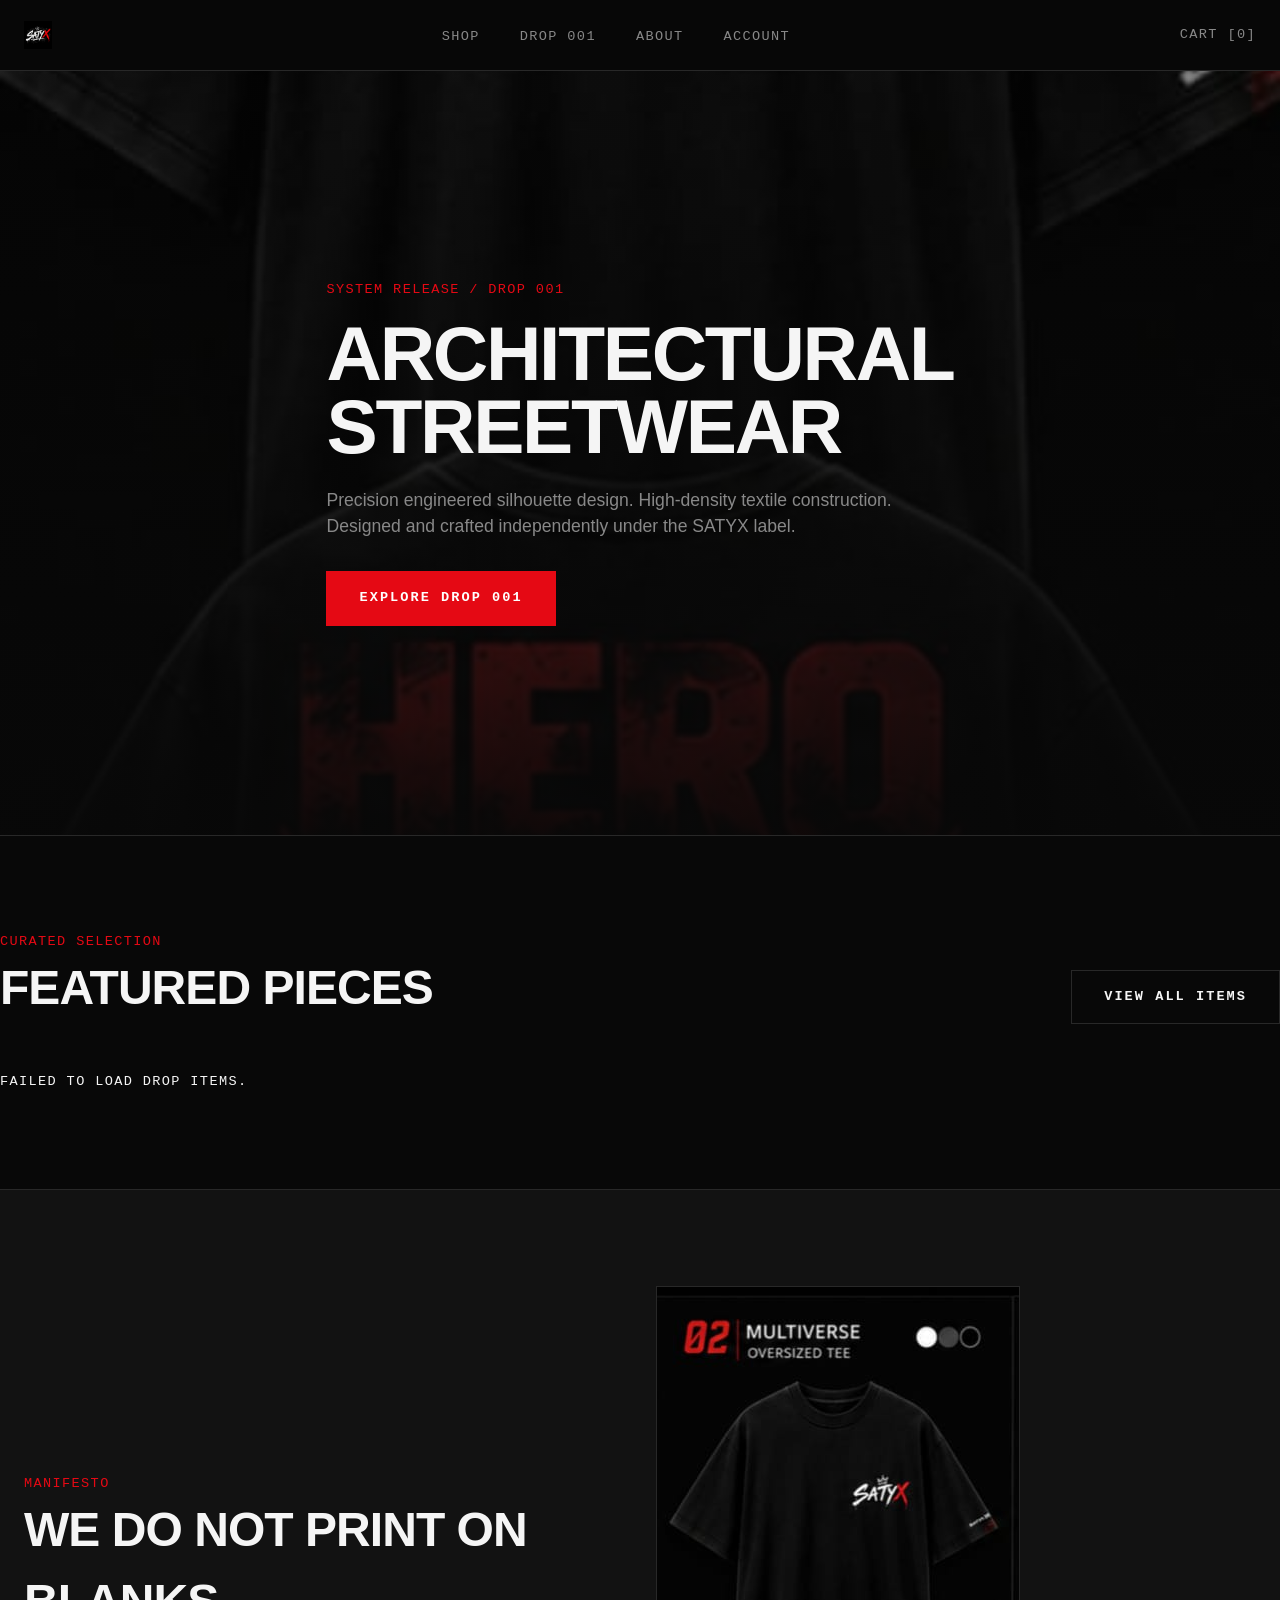
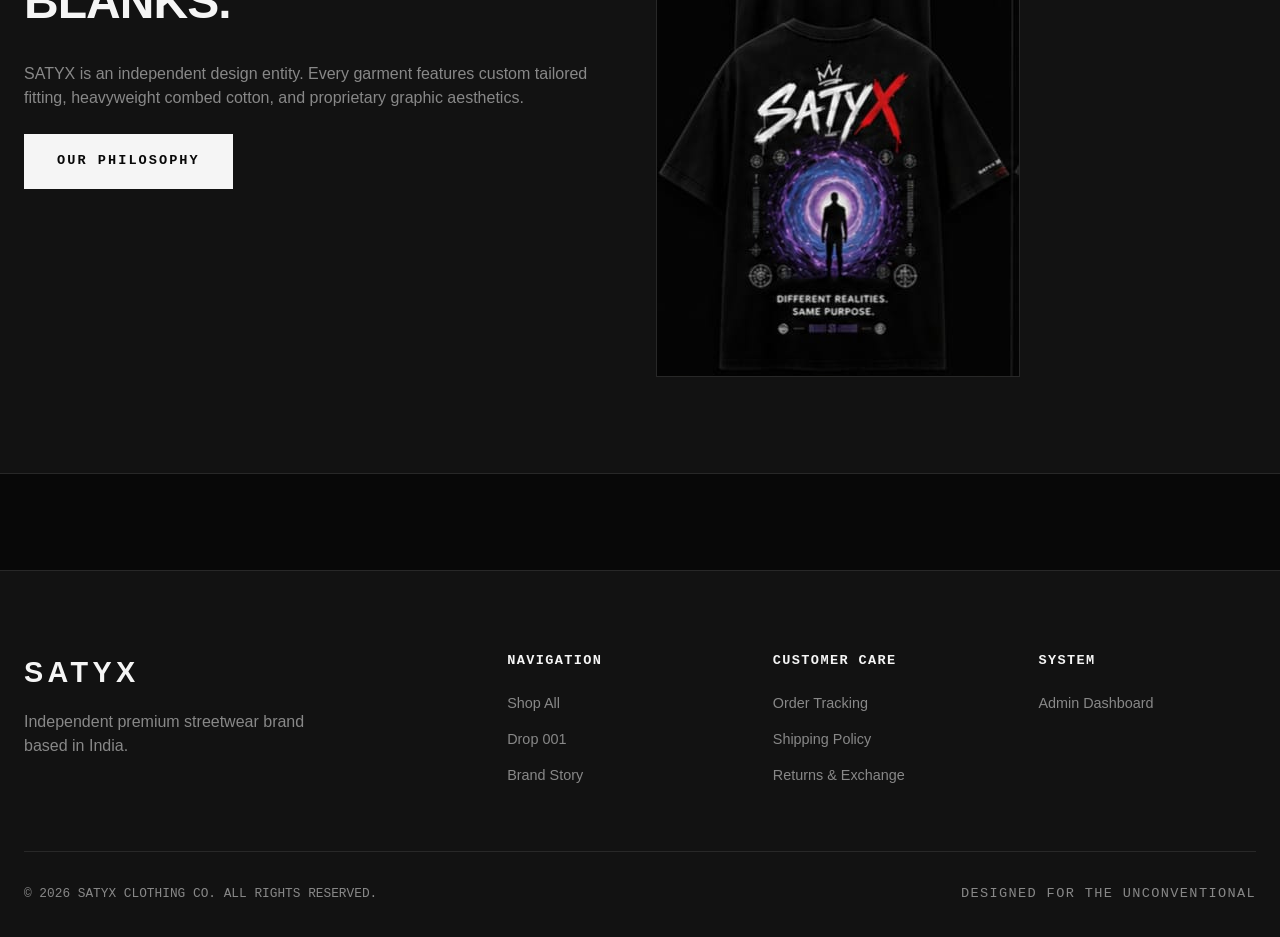
<file: index.html>
<!DOCTYPE html>
<html lang="en">
<head>
  <meta charset="UTF-8">
  <meta name="viewport" content="width=device-width, initial-scale=1.0">
  <title>SATYX | Independent Premium Streetwear</title>
  <link rel="stylesheet" href="style.css">
</head>
<body>

  <header class="header">
    <div class="container nav-container">
      <a href="index.html" class="nav-brand">
        <img src="satyx-logo.png" alt="SATYX" class="brand-logo-img" onerror="this.style.display='none'; this.nextElementSibling.style.display='block';">
        <span class="brand-logo-text" style="display:none;">SATYX</span>
      </a>
      <ul class="nav-links" id="nav-links">
        <li><a href="shop.html" class="nav-link">SHOP</a></li>
        <li><a href="drop-001.html" class="nav-link">DROP 001</a></li>
        <li><a href="about.html" class="nav-link">ABOUT</a></li>
        <li><a href="account.html" class="nav-link">ACCOUNT</a></li>
      </ul>
      <div class="nav-actions">
        <a href="cart.html" class="cart-icon-wrapper nav-link">
          CART [<span id="cart-badge-count">0</span>]
        </a>
        <div class="menu-toggle" id="menu-toggle">
          <span></span><span></span>
        </div>
      </div>
    </div>
  </header>

  <main>
    <section class="hero">
      <div class="container hero-content">
        <p class="hero-subtitle text-mono">SYSTEM RELEASE / DROP 001</p>
        <h1 class="heading-xl hero-title">ARCHITECTURAL<br>STREETWEAR</h1>
        <p class="hero-description">Precision engineered silhouette design. High-density textile construction. Designed and crafted independently under the SATYX label.</p>
        <a href="drop-001.html" class="btn btn-accent">EXPLORE DROP 001</a>
      </div>
    </section>

    <section class="section-spacing container">
      <div style="display:flex; justify-content:space-between; align-items:flex-end; margin-bottom: 3rem;">
        <div>
          <p class="text-mono" style="color:var(--accent-red)">CURATED SELECTION</p>
          <h2 class="heading-lg">FEATURED PIECES</h2>
        </div>
        <a href="shop.html" class="btn btn-outline">VIEW ALL ITEMS</a>
      </div>
      <div class="grid-3" id="featured-products-grid">
        <!-- Injected Dynamically -->
      </div>
    </section>

    <section class="section-spacing" style="background-color: var(--bg-surface); border-top:1px solid var(--bg-border); border-bottom:1px solid var(--bg-border);">
      <div class="container grid-2" style="align-items:center;">
        <div>
          <p class="text-mono" style="color:var(--accent-red);">MANIFESTO</p>
          <h2 class="heading-lg" style="margin-bottom:1.5rem;">WE DO NOT PRINT ON BLANKS.</h2>
          <p style="color:var(--text-muted); margin-bottom:1.5rem;">SATYX is an independent design entity. Every garment features custom tailored fitting, heavyweight combed cotton, and proprietary graphic aesthetics.</p>
          <a href="about.html" class="btn btn-primary">OUR PHILOSOPHY</a>
        </div>
        <div>
          <img src="multiverse.jpg" alt="SATYX Design Studio" style="border:1px solid var(--bg-border);">
        </div>
      </div>
    </section>
  </main>

  <footer class="footer">
    <div class="container">
      <div class="footer-grid">
        <div class="footer-brand">
          <span class="brand-logo-text">SATYX</span>
          <p>Independent premium streetwear brand based in India.</p>
        </div>
        <div>
          <h4 class="footer-title">NAVIGATION</h4>
          <ul class="footer-links">
            <li><a href="shop.html" class="footer-link">Shop All</a></li>
            <li><a href="drop-001.html" class="footer-link">Drop 001</a></li>
            <li><a href="about.html" class="footer-link">Brand Story</a></li>
          </ul>
        </div>
        <div>
          <h4 class="footer-title">CUSTOMER CARE</h4>
          <ul class="footer-links">
            <li><a href="account.html" class="footer-link">Order Tracking</a></li>
            <li><a href="about.html" class="footer-link">Shipping Policy</a></li>
            <li><a href="about.html" class="footer-link">Returns & Exchange</a></li>
          </ul>
        </div>
        <div>
          <h4 class="footer-title">SYSTEM</h4>
          <ul class="footer-links">
            <li><a href="admin.html" class="footer-link">Admin Dashboard</a></li>
          </ul>
        </div>
      </div>
      <div class="footer-bottom">
        <p>&copy; 2026 SATYX CLOTHING CO. ALL RIGHTS RESERVED.</p>
        <p class="text-mono">DESIGNED FOR THE UNCONVENTIONAL</p>
      </div>
    </div>
  </footer>

  <script src="script.js"></script>
</body>
</html>
</file>
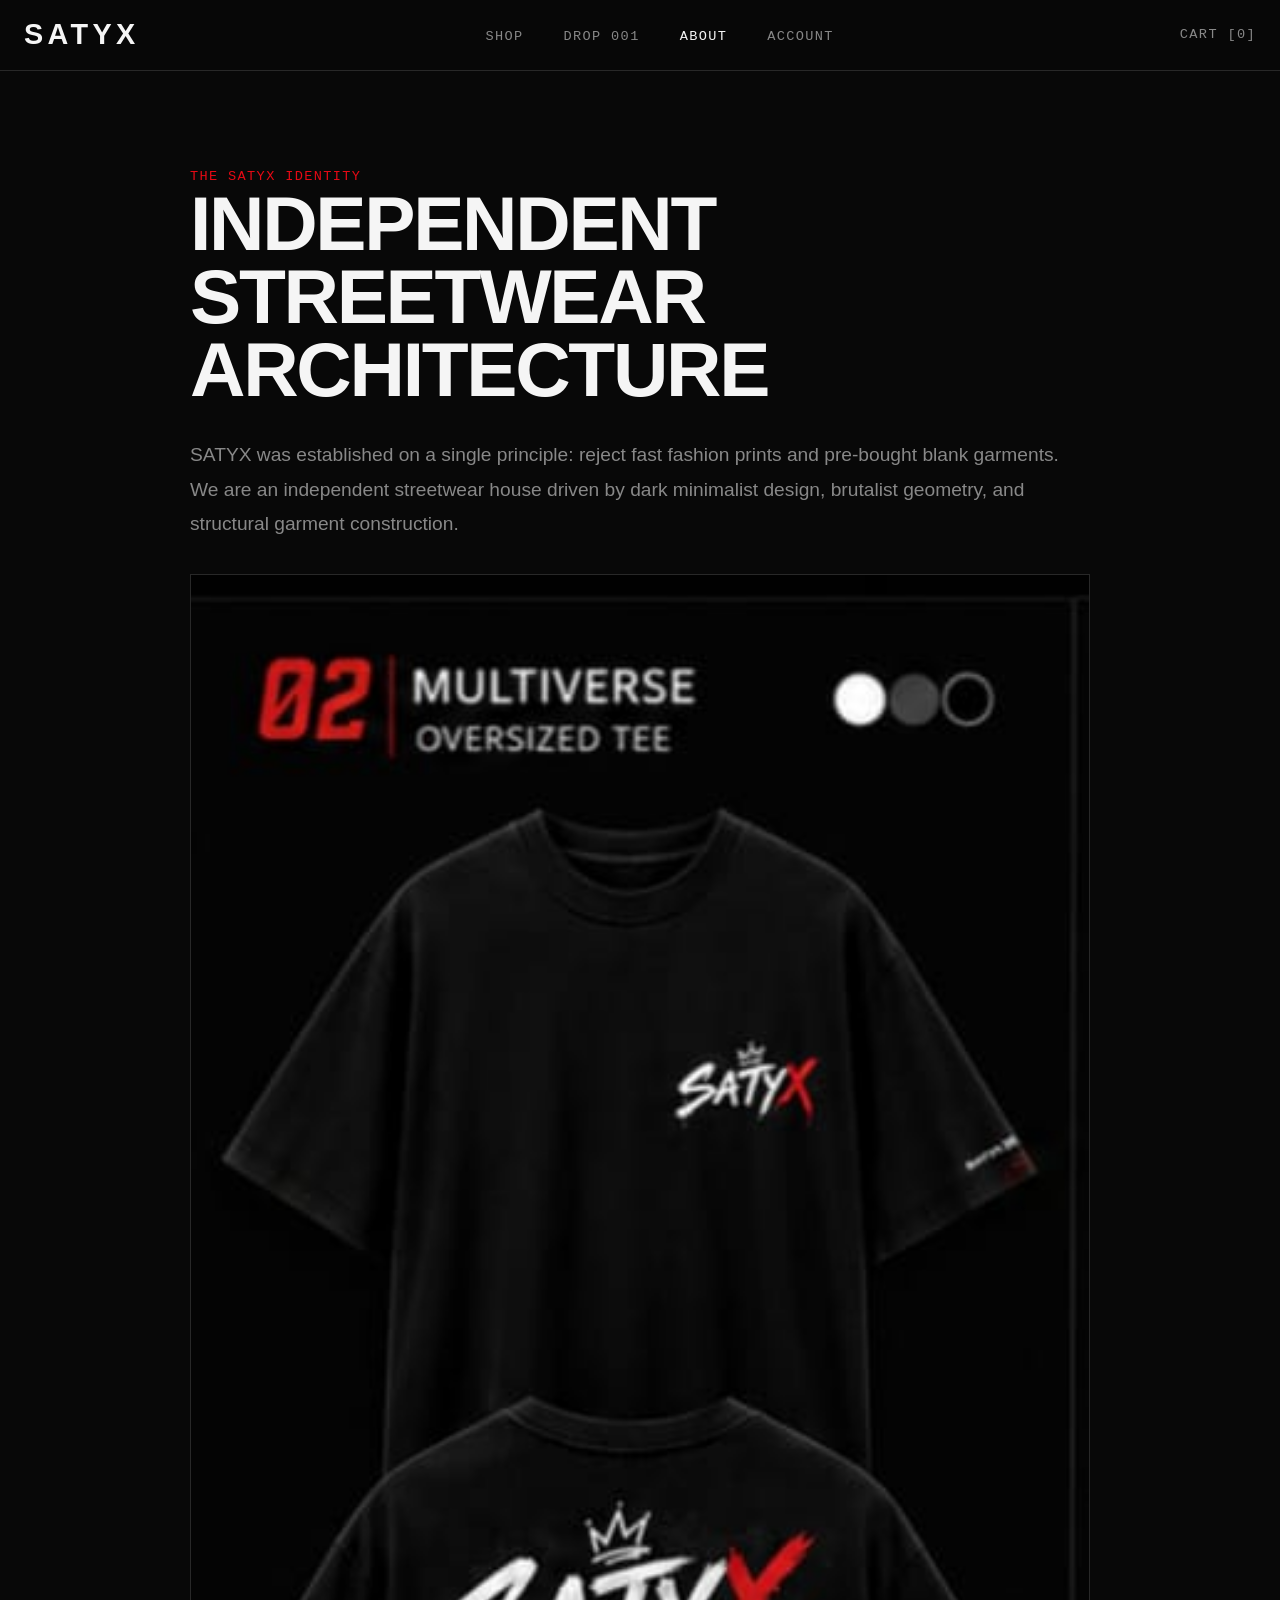
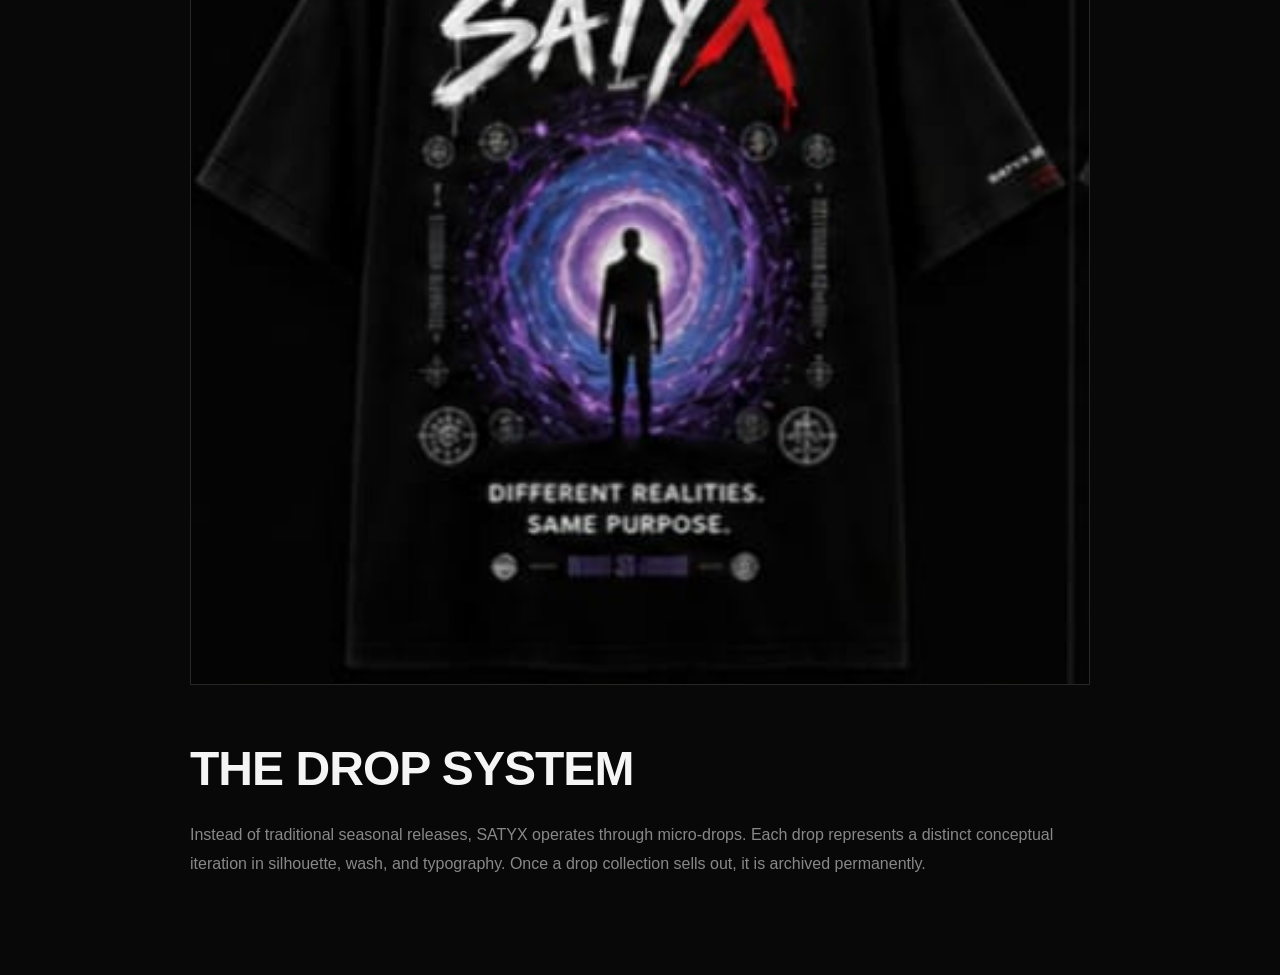
<file: about.html>
<!DOCTYPE html>
<html lang="en">
<head>
  <meta charset="UTF-8">
  <meta name="viewport" content="width=device-width, initial-scale=1.0">
  <title>ABOUT SATYX | BRAND PHILOSOPHY</title>
  <link rel="stylesheet" href="style.css">
</head>
<body>
  <header class="header">
    <div class="container nav-container">
      <a href="index.html" class="nav-brand"><span class="brand-logo-text">SATYX</span></a>
      <ul class="nav-links" id="nav-links">
        <li><a href="shop.html" class="nav-link">SHOP</a></li>
        <li><a href="drop-001.html" class="nav-link">DROP 001</a></li>
        <li><a href="about.html" class="nav-link active">ABOUT</a></li>
        <li><a href="account.html" class="nav-link">ACCOUNT</a></li>
      </ul>
      <div class="nav-actions">
        <a href="cart.html" class="cart-icon-wrapper nav-link">CART [<span id="cart-badge-count">0</span>]</a>
      </div>
    </div>
  </header>

  <main class="container section-spacing">
    <div style="max-width:900px; margin:0 auto;">
      <p class="text-mono" style="color:var(--accent-red)">THE SATYX IDENTITY</p>
      <h1 class="heading-xl" style="margin-bottom:2rem;">INDEPENDENT STREETWEAR ARCHITECTURE</h1>
      <p style="font-size:1.2rem; line-height:1.8; color:var(--text-muted); margin-bottom:2rem;">
        SATYX was established on a single principle: reject fast fashion prints and pre-bought blank garments. We are an independent streetwear house driven by dark minimalist design, brutalist geometry, and structural garment construction.
      </p>
      <img src="multiverse.jpg" alt="SATYX Studio" style="width:100%; border:1px solid var(--bg-border); margin-bottom:3rem;">
      <h2 class="heading-lg" style="margin-bottom:1rem;">THE DROP SYSTEM</h2>
      <p style="line-height:1.8; color:var(--text-muted);">
        Instead of traditional seasonal releases, SATYX operates through micro-drops. Each drop represents a distinct conceptual iteration in silhouette, wash, and typography. Once a drop collection sells out, it is archived permanently.
      </p>
    </div>
  </main>

  <script src="script.js"></script>
</body>
</html>
</file>
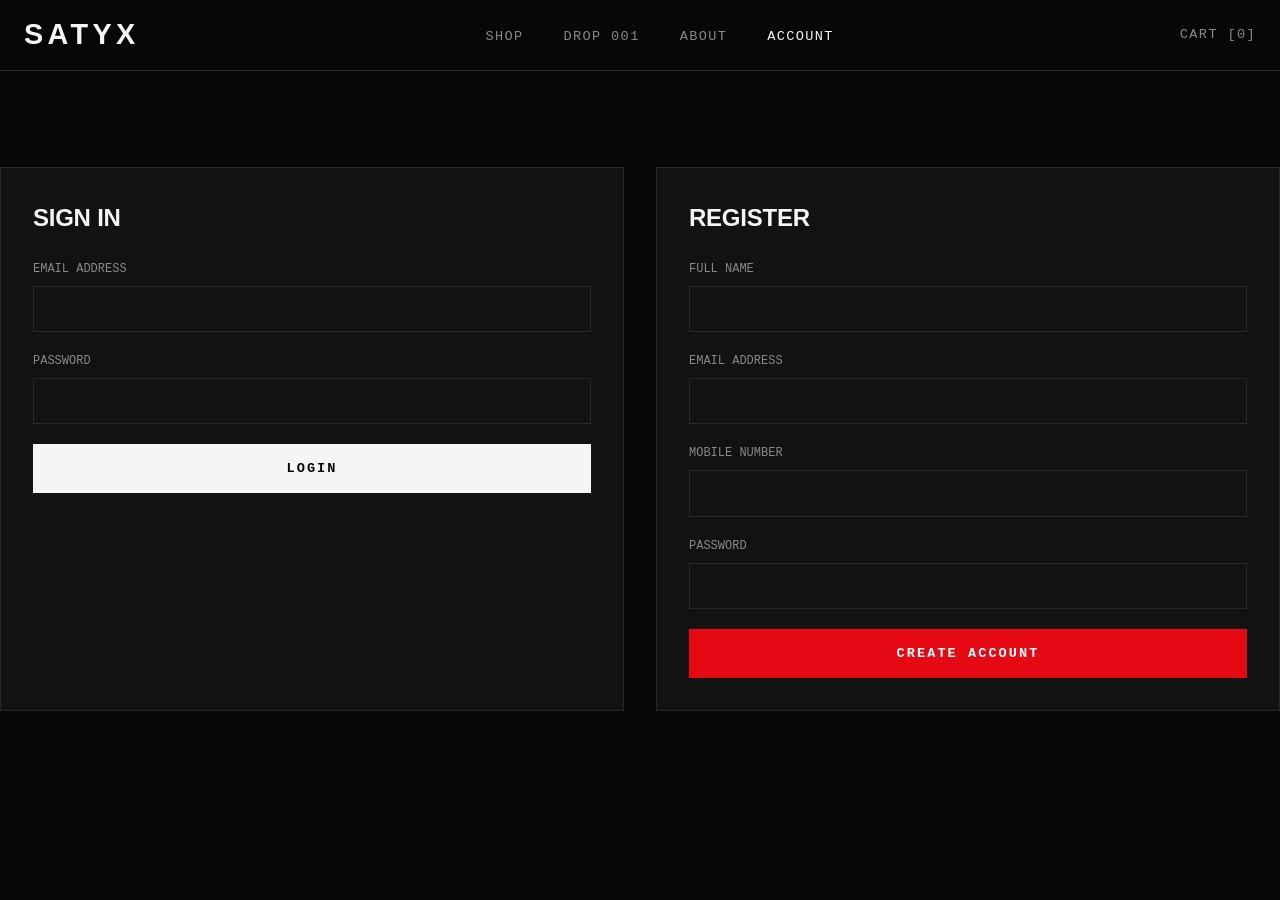
<file: account.html>
<!DOCTYPE html>
<html lang="en">
<head>
  <meta charset="UTF-8">
  <meta name="viewport" content="width=device-width, initial-scale=1.0">
  <title>ACCOUNT | SATYX</title>
  <link rel="stylesheet" href="style.css">
</head>
<body>
  <header class="header">
    <div class="container nav-container">
      <a href="index.html" class="nav-brand"><span class="brand-logo-text">SATYX</span></a>
      <ul class="nav-links" id="nav-links">
        <li><a href="shop.html" class="nav-link">SHOP</a></li>
        <li><a href="drop-001.html" class="nav-link">DROP 001</a></li>
        <li><a href="about.html" class="nav-link">ABOUT</a></li>
        <li><a href="account.html" class="nav-link active">ACCOUNT</a></li>
      </ul>
      <div class="nav-actions">
        <a href="cart.html" class="cart-icon-wrapper nav-link">CART [<span id="cart-badge-count">0</span>]</a>
      </div>
    </div>
  </header>

  <main class="container section-spacing">
    <div id="account-auth" class="grid-2">
      <div style="background-color:var(--bg-surface); padding:2rem; border:1px solid var(--bg-border);">
        <h2 class="heading-md" style="margin-bottom:1.5rem;">SIGN IN</h2>
        <form id="login-form">
          <div class="form-group">
            <label class="form-label">EMAIL ADDRESS</label>
            <input type="email" id="login-email" class="form-input" required>
          </div>
          <div class="form-group">
            <label class="form-label">PASSWORD</label>
            <input type="password" id="login-password" class="form-input" required>
          </div>
          <button type="submit" class="btn btn-primary btn-full">LOGIN</button>
        </form>
      </div>

      <div style="background-color:var(--bg-surface); padding:2rem; border:1px solid var(--bg-border);">
        <h2 class="heading-md" style="margin-bottom:1.5rem;">REGISTER</h2>
        <form id="register-form">
          <div class="form-group">
            <label class="form-label">FULL NAME</label>
            <input type="text" id="reg-name" class="form-input" required>
          </div>
          <div class="form-group">
            <label class="form-label">EMAIL ADDRESS</label>
            <input type="email" id="reg-email" class="form-input" required>
          </div>
          <div class="form-group">
            <label class="form-label">MOBILE NUMBER</label>
            <input type="tel" id="reg-mobile" class="form-input" required>
          </div>
          <div class="form-group">
            <label class="form-label">PASSWORD</label>
            <input type="password" id="reg-password" class="form-input" required>
          </div>
          <button type="submit" class="btn btn-accent btn-full">CREATE ACCOUNT</button>
        </form>
      </div>
    </div>

    <div id="account-dashboard" style="display:none;">
      <div style="display:flex; justify-content:space-between; align-items:center; margin-bottom:3rem;">
        <div>
          <h1 class="heading-xl">MY ACCOUNT</h1>
          <p id="user-name-display" style="color:var(--accent-red);" class="text-mono"></p>
        </div>
        <button onclick="logoutUser()" class="btn btn-outline">LOGOUT</button>
      </div>

      <div class="grid-2">
        <div>
          <h3 class="heading-md" style="margin-bottom:1.5rem;">ACCOUNT DETAILS</h3>
          <p class="text-mono">EMAIL: <span id="user-email-display" style="color:var(--text-muted)"></span></p>
          <p class="text-mono">MOBILE: <span id="user-mobile-display" style="color:var(--text-muted)"></span></p>
        </div>
        <div>
          <h3 class="heading-md" style="margin-bottom:1.5rem;">ORDER HISTORY</h3>
          <div id="orders-history-container">
            <!-- Dynamic Order History -->
          </div>
        </div>
      </div>
    </div>
  </main>

  <script src="script.js"></script>
</body>
</html>
</file>
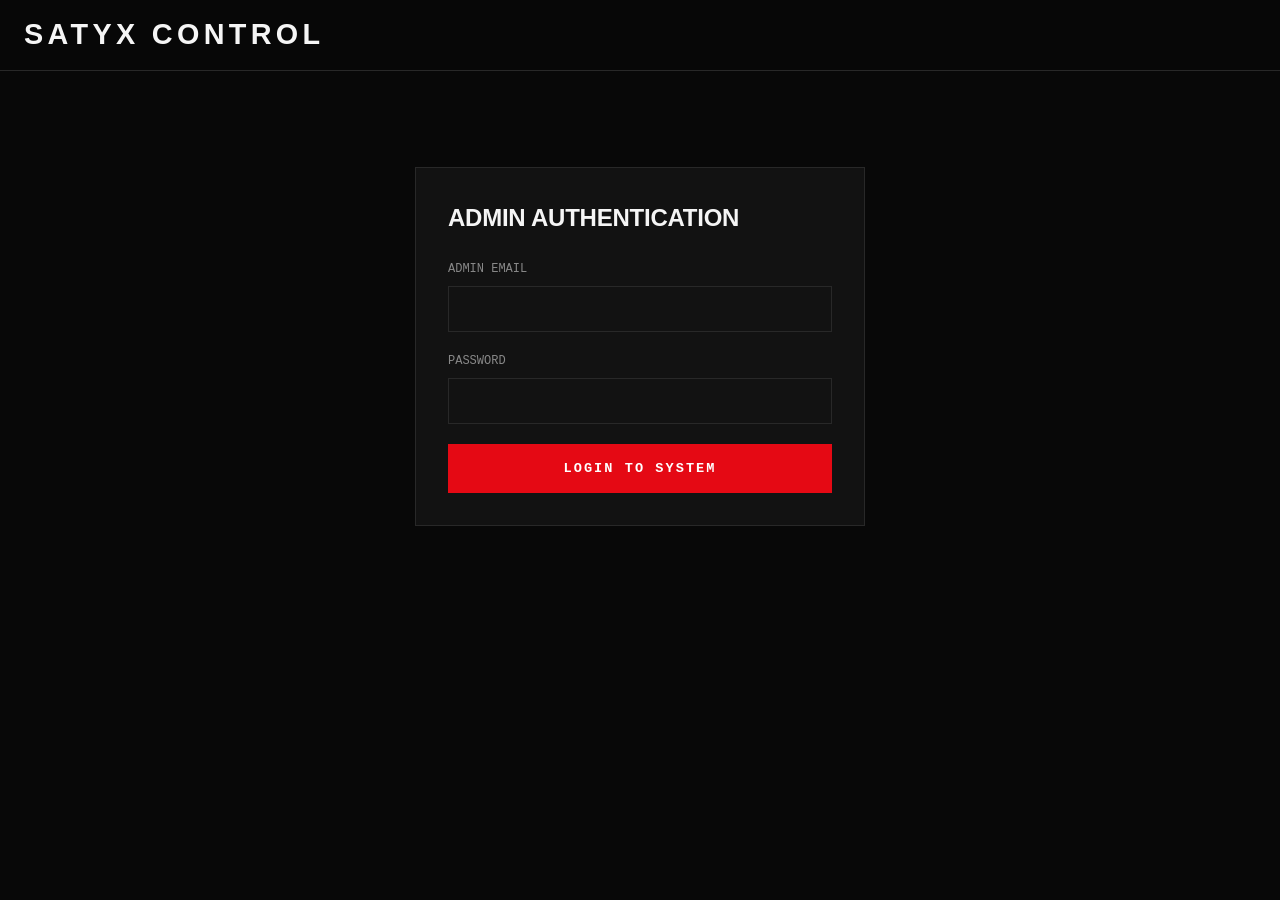
<file: admin.html>
<!DOCTYPE html>
<html lang="en">
<head>
  <meta charset="UTF-8">
  <meta name="viewport" content="width=device-width, initial-scale=1.0">
  <title>ADMIN DASHBOARD | SATYX</title>
  <link rel="stylesheet" href="style.css">
</head>
<body>
  <header class="header">
    <div class="container nav-container">
      <a href="index.html" class="nav-brand"><span class="brand-logo-text">SATYX CONTROL</span></a>
    </div>
  </header>

  <main class="container section-spacing">
    <div id="admin-login-view" style="max-width:450px; margin:0 auto; background-color:var(--bg-surface); padding:2rem; border:1px solid var(--bg-border);">
      <h2 class="heading-md" style="margin-bottom:1.5rem;">ADMIN AUTHENTICATION</h2>
      <form id="admin-login-form">
        <div class="form-group">
          <label class="form-label">ADMIN EMAIL</label>
          <input type="email" id="admin-email" class="form-input" required>
        </div>
        <div class="form-group">
          <label class="form-label">PASSWORD</label>
          <input type="password" id="admin-password" class="form-input" required>
        </div>
        <button type="submit" class="btn btn-accent btn-full">LOGIN TO SYSTEM</button>
      </form>
    </div>

    <div id="admin-dashboard-view" style="display:none;">
      <h1 class="heading-xl" style="margin-bottom:2rem;">SYSTEM OVERVIEW</h1>
      
      <div class="grid-4" style="margin-bottom:3rem;">
        <div style="background-color:var(--bg-surface); padding:1.5rem; border:1px solid var(--bg-border);">
          <p class="text-mono" style="color:var(--text-muted)">REVENUE</p>
          <h2 class="heading-md" id="metric-revenue">₹0</h2>
        </div>
        <div style="background-color:var(--bg-surface); padding:1.5rem; border:1px solid var(--bg-border);">
          <p class="text-mono" style="color:var(--text-muted)">TOTAL ORDERS</p>
          <h2 class="heading-md" id="metric-orders">0</h2>
        </div>
        <div style="background-color:var(--bg-surface); padding:1.5rem; border:1px solid var(--bg-border);">
          <p class="text-mono" style="color:var(--text-muted)">PRODUCTS</p>
          <h2 class="heading-md" id="metric-products">0</h2>
        </div>
        <div style="background-color:var(--bg-surface); padding:1.5rem; border:1px solid var(--bg-border);">
          <p class="text-mono" style="color:var(--text-muted)">CUSTOMERS</p>
          <h2 class="heading-md" id="metric-customers">0</h2>
        </div>
      </div>
    </div>
  </main>

  <script src="script.js"></script>
</body>
</html>
</file>
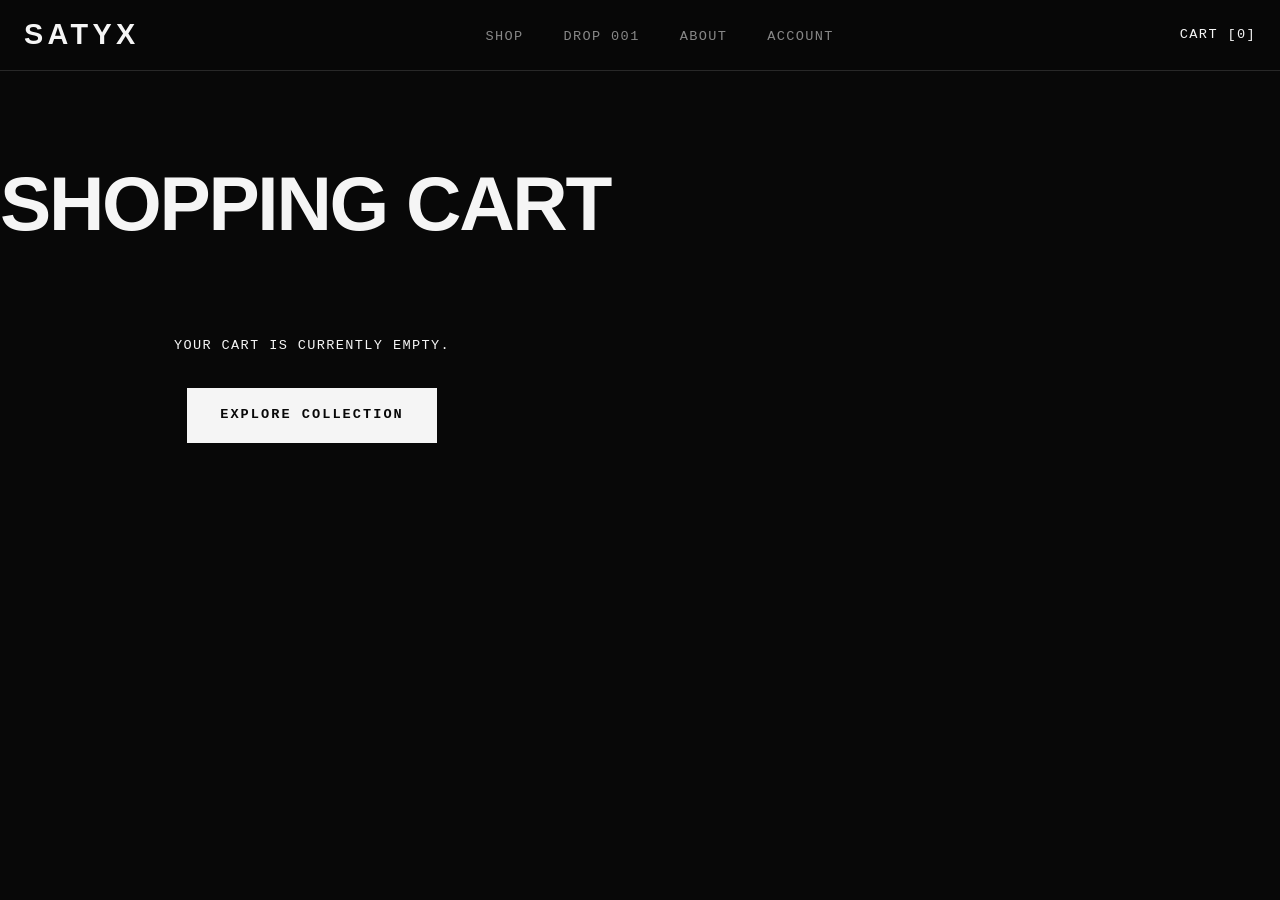
<file: cart.html>
<!DOCTYPE html>
<html lang="en">
<head>
  <meta charset="UTF-8">
  <meta name="viewport" content="width=device-width, initial-scale=1.0">
  <title>YOUR CART | SATYX</title>
  <link rel="stylesheet" href="style.css">
</head>
<body>
  <header class="header">
    <div class="container nav-container">
      <a href="index.html" class="nav-brand"><span class="brand-logo-text">SATYX</span></a>
      <ul class="nav-links" id="nav-links">
        <li><a href="shop.html" class="nav-link">SHOP</a></li>
        <li><a href="drop-001.html" class="nav-link">DROP 001</a></li>
        <li><a href="about.html" class="nav-link">ABOUT</a></li>
        <li><a href="account.html" class="nav-link">ACCOUNT</a></li>
      </ul>
      <div class="nav-actions">
        <a href="cart.html" class="cart-icon-wrapper nav-link active">CART [<span id="cart-badge-count">0</span>]</a>
      </div>
    </div>
  </header>

  <main class="container section-spacing">
    <h1 class="heading-xl" style="margin-bottom:2rem;">SHOPPING CART</h1>
    <div class="grid-2">
      <div id="cart-items-container">
        <!-- Dynamic Cart Items -->
      </div>
      <div id="cart-summary" style="background-color: var(--bg-surface); padding:2rem; border:1px solid var(--bg-border); height:fit-content;">
        <h3 class="heading-md" style="margin-bottom:1.5rem;">ORDER SUMMARY</h3>
        <div style="display:flex; justify-content:space-between; margin-bottom:1rem;" class="text-mono">
          <span>SUBTOTAL</span><span id="cart-subtotal">₹0</span>
        </div>
        <div style="display:flex; justify-content:space-between; margin-bottom:1.5rem;" class="text-mono">
          <span>ESTIMATED SHIPPING</span><span id="cart-shipping">₹0</span>
        </div>
        <div style="display:flex; justify-content:space-between; margin-bottom:2rem; border-top:1px solid var(--bg-border); padding-top:1rem; font-weight:700;">
          <span>TOTAL</span><span id="cart-total">₹0</span>
        </div>
        <a href="checkout.html" class="btn btn-accent btn-full">PROCEED TO CHECKOUT</a>
      </div>
    </div>
  </main>

  <script src="script.js"></script>
</body>
</html>
</file>
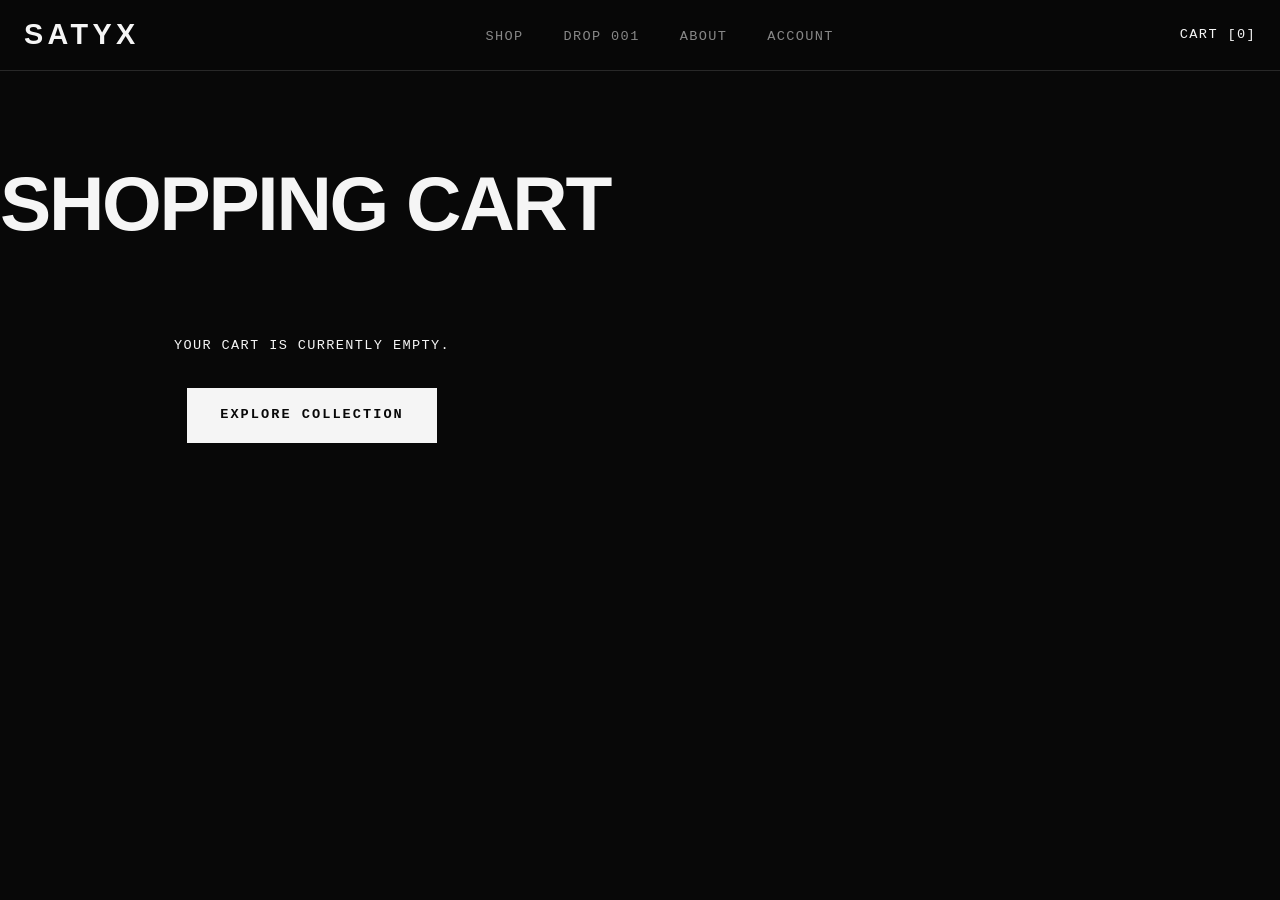
<file: checkout.html>
<!DOCTYPE html>
<html lang="en">
<head>
  <meta charset="UTF-8">
  <meta name="viewport" content="width=device-width, initial-scale=1.0">
  <title>CHECKOUT | SATYX</title>
  <link rel="stylesheet" href="style.css">
</head>
<body>
  <header class="header">
    <div class="container nav-container">
      <a href="index.html" class="nav-brand"><span class="brand-logo-text">SATYX</span></a>
    </div>
  </header>

  <main class="container section-spacing">
    <h1 class="heading-xl" style="margin-bottom:2rem;">CHECKOUT</h1>
    <form id="checkout-form" class="grid-2">
      <div>
        <h3 class="heading-md" style="margin-bottom:1.5rem;">SHIPPING DETAILS</h3>
        <div class="form-group">
          <label class="form-label">FULL NAME</label>
          <input type="text" id="c-name" class="form-input" required>
        </div>
        <div class="grid-2">
          <div class="form-group">
            <label class="form-label">EMAIL ADDRESS</label>
            <input type="email" id="c-email" class="form-input" required>
          </div>
          <div class="form-group">
            <label class="form-label">MOBILE NUMBER</label>
            <input type="tel" id="c-mobile" class="form-input" required>
          </div>
        </div>
        <div class="form-group">
          <label class="form-label">DELIVERY ADDRESS</label>
          <input type="text" id="c-address" class="form-input" required>
        </div>
        <div class="grid-3">
          <div class="form-group">
            <label class="form-label">CITY</label>
            <input type="text" id="c-city" class="form-input" required>
          </div>
          <div class="form-group">
            <label class="form-label">STATE</label>
            <input type="text" id="c-state" class="form-input" required>
          </div>
          <div class="form-group">
            <label class="form-label">PINCODE</label>
            <input type="text" id="c-pincode" class="form-input" required>
          </div>
        </div>
      </div>

      <div style="background-color: var(--bg-surface); padding:2rem; border:1px solid var(--bg-border); height:fit-content;">
        <h3 class="heading-md" style="margin-bottom:1.5rem;">PAYMENT METHOD</h3>
        <div class="form-group">
          <select id="c-payment" class="form-select">
            <option value="COD">CASH ON DELIVERY (COD)</option>
            <option value="ONLINE">ONLINE PAYMENT (UPI/CARDS) - GATEWAY READY</option>
          </select>
        </div>
        <div style="display:flex; justify-content:space-between; margin:2rem 0; font-weight:700; border-top:1px solid var(--bg-border); padding-top:1rem;">
          <span>FINAL AMOUNT</span>
          <span id="checkout-total">₹0</span>
        </div>
        <button type="submit" class="btn btn-accent btn-full">PLACE ORDER</button>
      </div>
    </form>
  </main>

  <script src="script.js"></script>
</body>
</html>
</file>
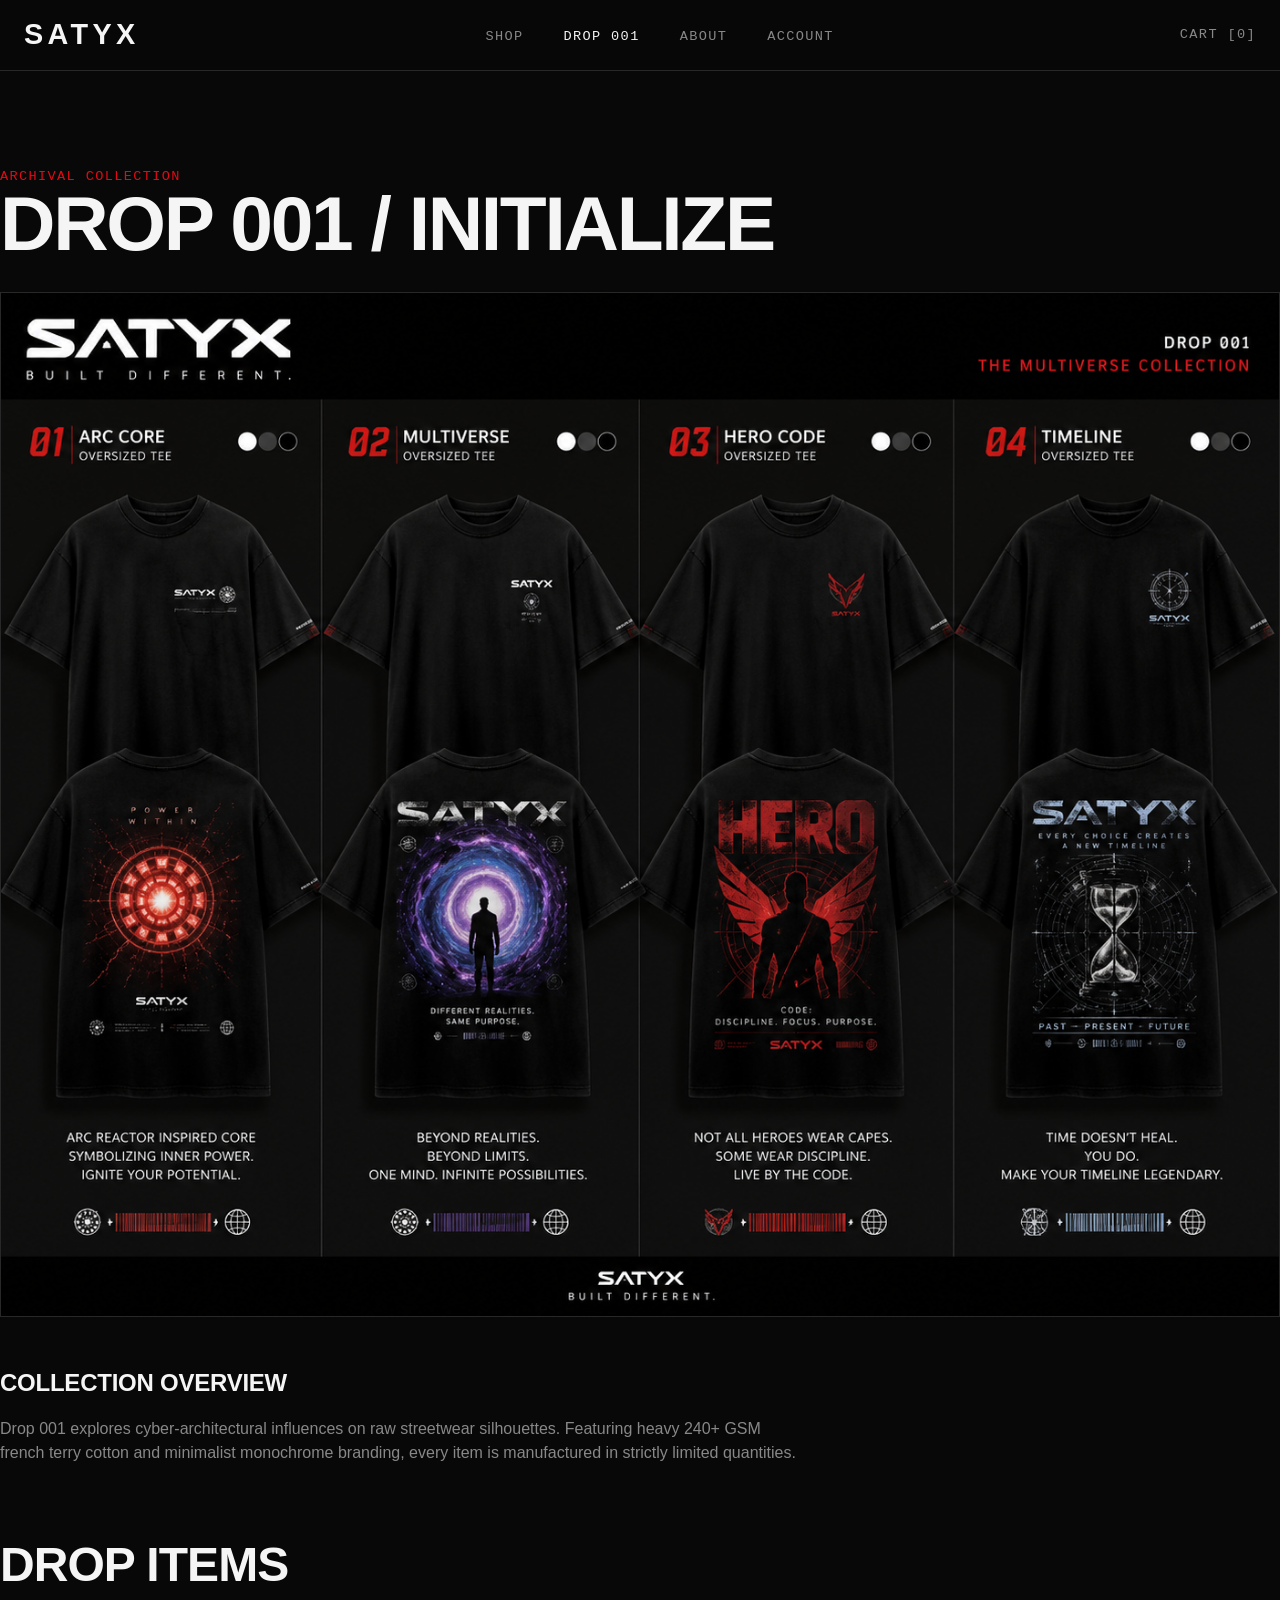
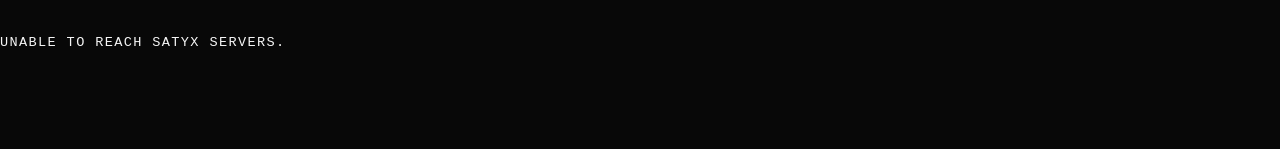
<file: drop-001.html>
<!DOCTYPE html>
<html lang="en">
<head>
  <meta charset="UTF-8">
  <meta name="viewport" content="width=device-width, initial-scale=1.0">
  <title>DROP 001 | SATYX</title>
  <link rel="stylesheet" href="style.css">
</head>
<body>
  <header class="header">
    <div class="container nav-container">
      <a href="index.html" class="nav-brand"><span class="brand-logo-text">SATYX</span></a>
      <ul class="nav-links" id="nav-links">
        <li><a href="shop.html" class="nav-link">SHOP</a></li>
        <li><a href="drop-001.html" class="nav-link active">DROP 001</a></li>
        <li><a href="about.html" class="nav-link">ABOUT</a></li>
        <li><a href="account.html" class="nav-link">ACCOUNT</a></li>
      </ul>
      <div class="nav-actions">
        <a href="cart.html" class="cart-icon-wrapper nav-link">CART [<span id="cart-badge-count">0</span>]</a>
        <div class="menu-toggle" id="menu-toggle"><span></span><span></span></div>
      </div>
    </div>
  </header>

  <main>
    <section class="section-spacing container">
      <p class="text-mono" style="color:var(--accent-red)">ARCHIVAL COLLECTION</p>
      <h1 class="heading-xl" style="margin-bottom: 2rem;">DROP 001 / INITIALIZE</h1>
      <img src="drop-001-lookbook.png" alt="Drop 001 Lookbook" style="width:100%; height: auto; border: 1px solid var(--bg-border); margin-bottom: 3rem;">
      
      <div style="max-width: 800px; margin-bottom: 4rem;">
        <h3 class="heading-md" style="margin-bottom: 1rem;">COLLECTION OVERVIEW</h3>
        <p style="color:var(--text-muted);">Drop 001 explores cyber-architectural influences on raw streetwear silhouettes. Featuring heavy 240+ GSM french terry cotton and minimalist monochrome branding, every item is manufactured in strictly limited quantities.</p>
      </div>

      <h2 class="heading-lg" style="margin-bottom: 2rem;">DROP ITEMS</h2>
      <div class="grid-3" id="drop-products-grid">
        <!-- Injected Dynamically -->
      </div>
    </section>
  </main>

  <script src="script.js"></script>
</body>
</html>
</file>
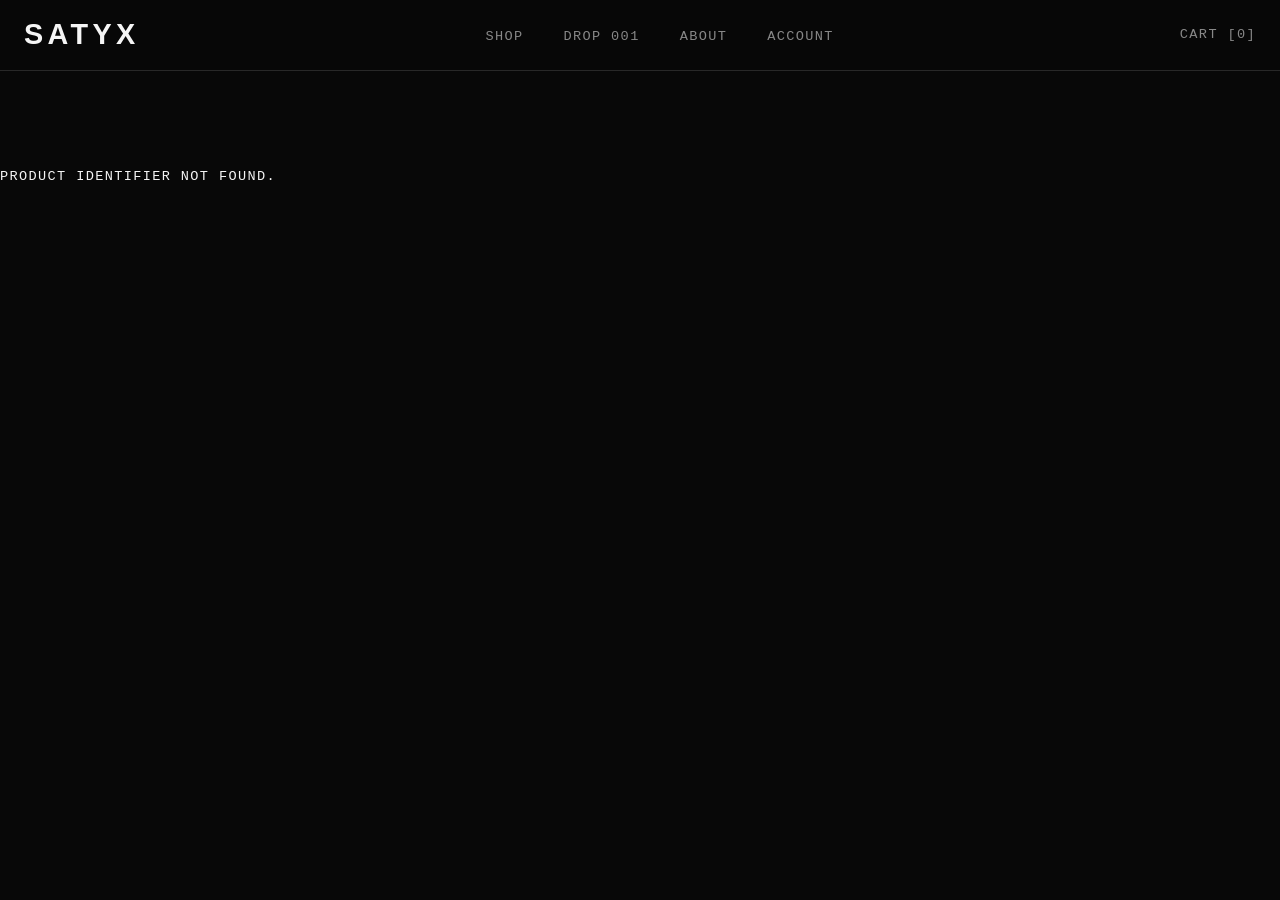
<file: product.html>
<!DOCTYPE html>
<html lang="en">
<head>
  <meta charset="UTF-8">
  <meta name="viewport" content="width=device-width, initial-scale=1.0">
  <title>PRODUCT DETAILS | SATYX</title>
  <link rel="stylesheet" href="style.css">
</head>
<body>
  <header class="header">
    <div class="container nav-container">
      <a href="index.html" class="nav-brand"><span class="brand-logo-text">SATYX</span></a>
      <ul class="nav-links" id="nav-links">
        <li><a href="shop.html" class="nav-link">SHOP</a></li>
        <li><a href="drop-001.html" class="nav-link">DROP 001</a></li>
        <li><a href="about.html" class="nav-link">ABOUT</a></li>
        <li><a href="account.html" class="nav-link">ACCOUNT</a></li>
      </ul>
      <div class="nav-actions">
        <a href="cart.html" class="cart-icon-wrapper nav-link">CART [<span id="cart-badge-count">0</span>]</a>
        <div class="menu-toggle" id="menu-toggle"><span></span><span></span></div>
      </div>
    </div>
  </header>

  <main class="container section-spacing" id="product-container">
    <div class="grid-2">
      <div>
        <img id="p-img" src="" alt="Product Image" style="width:100%; border: 1px solid var(--bg-border);">
      </div>
      <div>
        <p class="text-mono" id="p-collection" style="color:var(--accent-red); margin-bottom: 0.5rem;"></p>
        <h1 class="heading-lg" id="p-name" style="margin-bottom: 1rem;"></h1>
        <div style="display:flex; align-items:center; gap: 1rem; margin-bottom: 1.5rem;">
          <span class="heading-md" id="p-price"></span>
          <span id="p-mrp" class="price-mrp" style="font-size: 1.1rem;"></span>
        </div>
        <p id="p-desc" style="color:var(--text-muted); margin-bottom: 2rem;"></p>

        <div style="margin-bottom: 2rem;">
          <label class="form-label">SELECT SIZE</label>
          <div id="size-selector" style="display:flex; gap:1rem;">
            <!-- Dynamic Sizes -->
          </div>
        </div>

        <div style="display:flex; gap:1rem; margin-bottom: 3rem;">
          <button id="add-cart-btn" class="btn btn-outline" style="flex:1;">ADD TO CART</button>
          <button id="buy-now-btn" class="btn btn-accent" style="flex:1;">BUY NOW</button>
        </div>

        <div style="border-top:1px solid var(--bg-border); padding-top:1.5rem;">
          <h4 class="text-mono" style="margin-bottom:0.5rem;">SHIPPING & RETURNS</h4>
          <p style="color:var(--text-muted); font-size:0.85rem;">Standard shipping 3-5 business days across India. Free shipping on orders over ₹2000. 7-day hassle-free exchange policy.</p>
        </div>
      </div>
    </div>
  </main>

  <script src="script.js"></script>
</body>
</html>
</file>
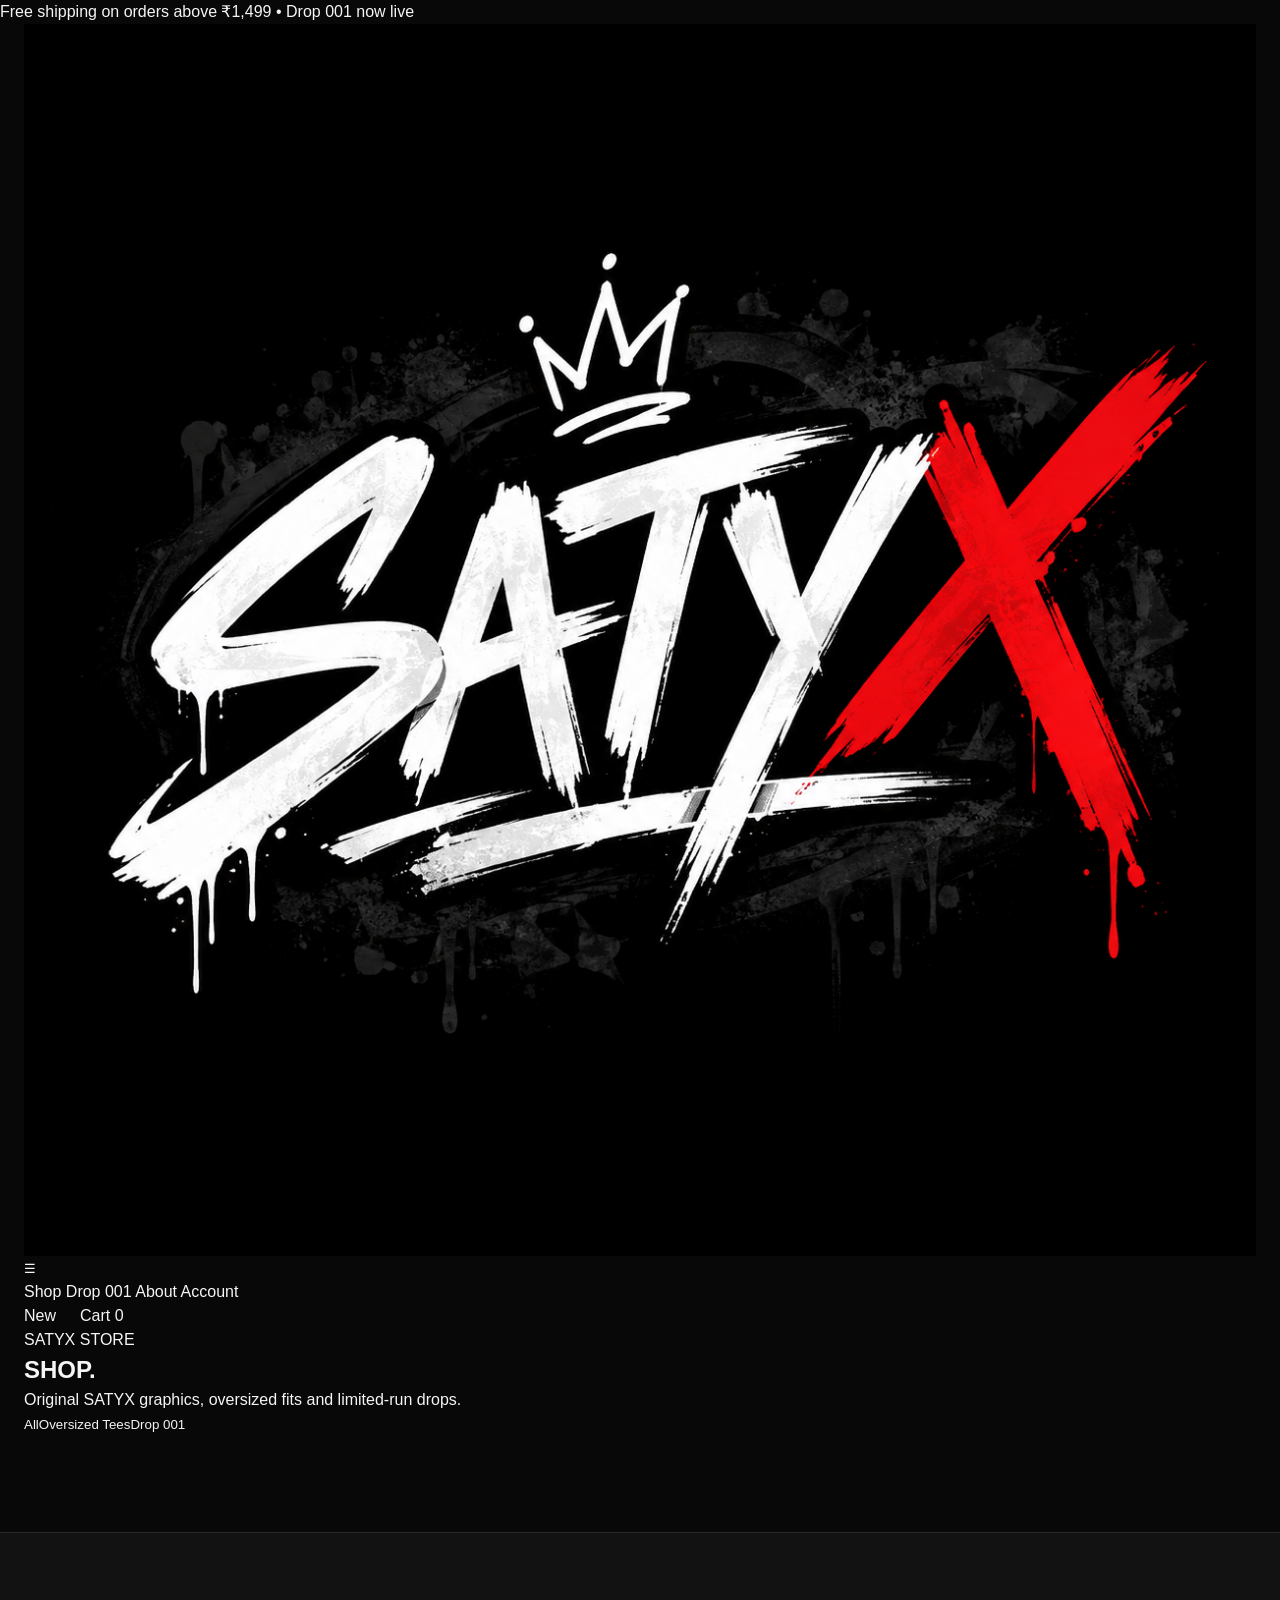
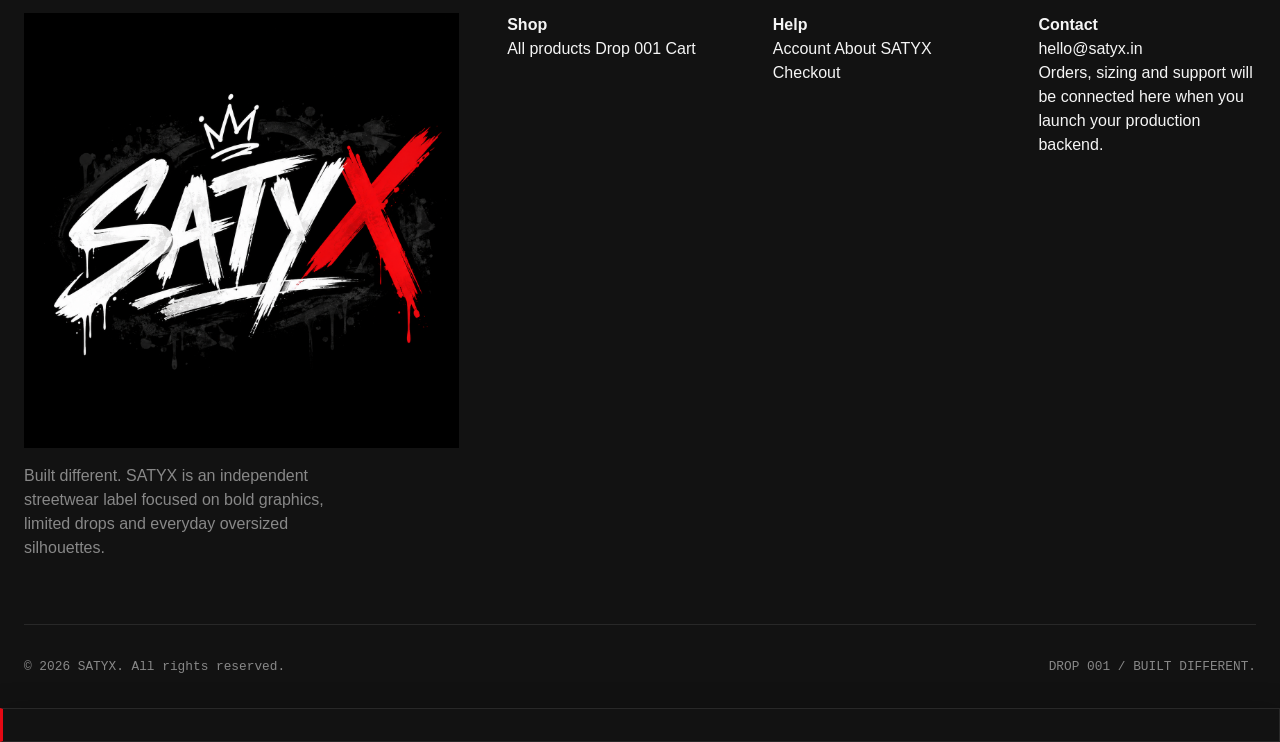
<file: shop.html>
<!doctype html>
<html lang="en"><head><meta charset="utf-8"><meta name="viewport" content="width=device-width,initial-scale=1">
<title>Shop — SATYX</title><link rel="stylesheet" href="style.css"></head><body>

<div class="topbar">Free shipping on orders above ₹1,499 • Drop 001 now live</div>
<header class="nav">
  <div class="container nav-inner">
    <a class="brand" href="index.html" aria-label="SATYX home"><img src="satyx-logo.png" alt="SATYX"></a>
    <button class="menu" aria-label="Open menu">☰</button>
    <nav class="navlinks">
      <a href="shop.html">Shop</a>
      <a href="drop-001.html">Drop 001</a>
      <a href="about.html">About</a>
      <a href="account.html">Account</a>
    </nav>
    <div class="nav-actions">
      <a class="nav-action" href="shop.html">New</a>
      <a class="nav-action" href="cart.html">Cart <span class="cart-pill" data-cart-count>0</span></a>
    </div>
  </div>
</header>

<main>
<section class="page-hero"><div class="container"><div class="eyebrow">SATYX STORE</div><h1>SHOP.</h1><p class="section-sub">Original SATYX graphics, oversized fits and limited-run drops.</p></div></section>
<section class="container">
  <div class="filters"><button class="filter active">All</button><button class="filter">Oversized Tees</button><button class="filter">Drop 001</button></div>
  <div class="shop-grid" id="shop-products"></div>
</section>
</main>
<footer class="footer">
  <div class="container">
    <div class="footer-grid">
      <div class="footer-brand">
        <img src="satyx-logo.png" alt="SATYX">
        <p>Built different. SATYX is an independent streetwear label focused on bold graphics, limited drops and everyday oversized silhouettes.</p>
      </div>
      <div>
        <h4>Shop</h4>
        <a href="shop.html">All products</a>
        <a href="drop-001.html">Drop 001</a>
        <a href="cart.html">Cart</a>
      </div>
      <div>
        <h4>Help</h4>
        <a href="account.html">Account</a>
        <a href="about.html">About SATYX</a>
        <a href="checkout.html">Checkout</a>
      </div>
      <div>
        <h4>Contact</h4>
        <a href="mailto:hello@satyx.in">hello@satyx.in</a>
        <p>Orders, sizing and support will be connected here when you launch your production backend.</p>
      </div>
    </div>
    <div class="footer-bottom"><span>© 2026 SATYX. All rights reserved.</span><span>DROP 001 / BUILT DIFFERENT.</span></div>
  </div>
</footer>
<div id="toast" class="toast"></div>
<script src="script.js"></script></body></html>
</file>
<file: style.css>
/* ==========================================================================
   SATYX STREETWEAR - CORE DESIGN SYSTEM
   ========================================================================== */

:root {
  --bg-black: #080808;
  --bg-surface: #121212;
  --bg-card: #181818;
  --bg-border: #282828;
  --text-main: #F5F5F5;
  --text-muted: #888888;
  --accent-red: #E50914;
  --accent-red-hover: #B80710;
  --font-mono: 'Courier New', Courier, monospace;
  --font-sans: 'Inter', -apple-system, BlinkMacSystemFont, "Segoe UI", Roboto, sans-serif;
  --transition-fast: 0.2s ease;
  --transition-smooth: 0.4s cubic-bezier(0.16, 1, 0.3, 1);
  --max-width: 1400px;
}

* {
  margin: 0;
  padding: 0;
  box-sizing: border-box;
}

body {
  background-color: var(--bg-black);
  color: var(--text-main);
  font-family: var(--font-sans);
  line-height: 1.5;
  -webkit-font-smoothing: antialiased;
  overflow-x: hidden;
}

a {
  color: inherit;
  text-decoration: none;
}

button, input, select, textarea {
  font-family: inherit;
  color: inherit;
  background: none;
  border: none;
  outline: none;
}

button {
  cursor: pointer;
}

img {
  max-width: 100%;
  height: auto;
  display: block;
}

/* --- TYPOGRAPHY --- */

.text-mono {
  font-family: var(--font-mono);
  text-transform: uppercase;
  letter-spacing: 0.1em;
  font-size: 0.85rem;
}

.heading-xl {
  font-size: clamp(2.5rem, 6vw, 5rem);
  font-weight: 900;
  letter-spacing: -0.03em;
  text-transform: uppercase;
  line-height: 0.95;
}

.heading-lg {
  font-size: clamp(1.8rem, 4vw, 3rem);
  font-weight: 800;
  letter-spacing: -0.02em;
  text-transform: uppercase;
}

.heading-md {
  font-size: 1.5rem;
  font-weight: 700;
  text-transform: uppercase;
  letter-spacing: -0.01em;
}

/* --- LAYOUT UTILITIES --- */

.container {
  max-width: var(--max-width);
  margin: 0 auto;
  padding: 0 1.5rem;
}

.section-spacing {
  padding: 6rem 0;
}

.grid-2 {
  display: grid;
  grid-template-columns: repeat(2, 1fr);
  gap: 2rem;
}

.grid-3 {
  display: grid;
  grid-template-columns: repeat(3, 1fr);
  gap: 2rem;
}

.grid-4 {
  display: grid;
  grid-template-columns: repeat(4, 1fr);
  gap: 1.5rem;
}

/* --- NAVIGATION --- */

.header {
  position: sticky;
  top: 0;
  z-index: 1000;
  background-color: rgba(8, 8, 8, 0.85);
  backdrop-filter: blur(12px);
  border-bottom: 1px solid var(--bg-border);
}

.nav-container {
  display: flex;
  align-items: center;
  justify-content: space-between;
  height: 70px;
}

.nav-brand {
  display: flex;
  align-items: center;
}

.brand-logo-img {
  height: 28px;
  width: auto;
}

.brand-logo-text {
  font-size: 1.8rem;
  font-weight: 900;
  letter-spacing: 0.15em;
  color: var(--text-main);
}

.nav-links {
  display: flex;
  gap: 2.5rem;
  list-style: none;
}

.nav-link {
  font-family: var(--font-mono);
  font-size: 0.85rem;
  text-transform: uppercase;
  letter-spacing: 0.1em;
  color: var(--text-muted);
  transition: color var(--transition-fast);
}

.nav-link:hover, .nav-link.active {
  color: var(--text-main);
}

.nav-actions {
  display: flex;
  align-items: center;
  gap: 1.5rem;
}

.cart-icon-wrapper {
  position: relative;
  display: flex;
  align-items: center;
}

.cart-badge {
  position: absolute;
  top: -8px;
  right: -10px;
  background-color: var(--accent-red);
  color: #fff;
  font-size: 0.7rem;
  font-weight: 700;
  width: 18px;
  height: 18px;
  border-radius: 50%;
  display: flex;
  align-items: center;
  justify-content: center;
}

.menu-toggle {
  display: none;
  flex-direction: column;
  gap: 5px;
  cursor: pointer;
}

.menu-toggle span {
  width: 24px;
  height: 2px;
  background-color: var(--text-main);
  transition: var(--transition-fast);
}

/* --- BUTTONS --- */

.btn {
  display: inline-flex;
  align-items: center;
  justify-content: center;
  padding: 1rem 2rem;
  font-family: var(--font-mono);
  font-size: 0.85rem;
  font-weight: 700;
  text-transform: uppercase;
  letter-spacing: 0.15em;
  transition: all var(--transition-fast);
  border: 1px solid transparent;
}

.btn-primary {
  background-color: var(--text-main);
  color: var(--bg-black);
}

.btn-primary:hover {
  background-color: #E0E0E0;
}

.btn-accent {
  background-color: var(--accent-red);
  color: #FFF;
}

.btn-accent:hover {
  background-color: var(--accent-red-hover);
}

.btn-outline {
  background-color: transparent;
  border-color: var(--bg-border);
  color: var(--text-main);
}

.btn-outline:hover {
  border-color: var(--text-main);
}

.btn-full {
  width: 100%;
}

/* --- PRODUCT CARDS --- */

.product-card {
  background-color: var(--bg-surface);
  border: 1px solid var(--bg-border);
  display: flex;
  flex-direction: column;
  position: relative;
  transition: transform var(--transition-smooth), border-color var(--transition-smooth);
}

.product-card:hover {
  transform: translateY(-4px);
  border-color: #444;
}

.product-image-wrap {
  width: 100%;
  aspect-ratio: 4/5;
  overflow: hidden;
  position: relative;
  background-color: var(--bg-card);
}

.product-image-wrap img {
  width: 100%;
  height: 100%;
  object-fit: cover;
  transition: transform var(--transition-smooth);
}

.product-card:hover .product-image-wrap img {
  transform: scale(1.03);
}

.drop-tag {
  position: absolute;
  top: 1rem;
  left: 1rem;
  background-color: rgba(8, 8, 8, 0.8);
  border: 1px solid var(--bg-border);
  padding: 0.25rem 0.6rem;
  font-size: 0.7rem;
}

.product-details {
  padding: 1.25rem;
  display: flex;
  flex-direction: column;
  flex-grow: 1;
}

.product-title {
  font-size: 1.1rem;
  font-weight: 700;
  margin-bottom: 0.5rem;
  text-transform: uppercase;
}

.product-price-row {
  display: flex;
  align-items: center;
  gap: 0.75rem;
  margin-top: auto;
}

.price-current {
  font-weight: 700;
  font-size: 1rem;
}

.price-mrp {
  color: var(--text-muted);
  text-decoration: line-through;
  font-size: 0.85rem;
}

/* --- HERO SECTION --- */

.hero {
  position: relative;
  min-height: 85vh;
  display: flex;
  align-items: center;
  background: linear-gradient(180deg, rgba(8,8,8,0.3) 0%, rgba(8,8,8,0.95) 100%), url('hero-code.jpg') center/cover no-repeat;
  border-bottom: 1px solid var(--bg-border);
}

.hero-content {
  max-width: 800px;
}

.hero-subtitle {
  color: var(--accent-red);
  margin-bottom: 1rem;
}

.hero-title {
  margin-bottom: 1.5rem;
}

.hero-description {
  color: var(--text-muted);
  font-size: 1.1rem;
  margin-bottom: 2rem;
  max-width: 600px;
}

/* --- FORMS & INPUTS --- */

.form-group {
  margin-bottom: 1.25rem;
}

.form-label {
  display: block;
  font-family: var(--font-mono);
  font-size: 0.75rem;
  color: var(--text-muted);
  margin-bottom: 0.5rem;
  text-transform: uppercase;
}

.form-input, .form-select {
  width: 100%;
  padding: 0.85rem 1rem;
  background-color: var(--bg-surface);
  border: 1px solid var(--bg-border);
  color: var(--text-main);
  font-size: 0.95rem;
  transition: border-color var(--transition-fast);
}

.form-input:focus, .form-select:focus {
  border-color: var(--text-main);
}

/* --- NOTIFICATIONS --- */

.toast-container {
  position: fixed;
  bottom: 2rem;
  right: 2rem;
  z-index: 2000;
  display: flex;
  flex-direction: column;
  gap: 0.75rem;
}

.toast {
  background-color: var(--bg-surface);
  border: 1px solid var(--bg-border);
  border-left: 3px solid var(--accent-red);
  padding: 1rem 1.5rem;
  min-width: 280px;
  color: var(--text-main);
  font-family: var(--font-mono);
  font-size: 0.85rem;
  box-shadow: 0 10px 30px rgba(0,0,0,0.5);
  animation: slideIn 0.3s cubic-bezier(0.16, 1, 0.3, 1) forwards;
}

@keyframes slideIn {
  from { transform: translateX(100%); opacity: 0; }
  to { transform: translateX(0); opacity: 1; }
}

/* --- FOOTER --- */

.footer {
  background-color: var(--bg-surface);
  border-top: 1px solid var(--bg-border);
  padding: 5rem 0 2rem;
  margin-top: 6rem;
}

.footer-grid {
  display: grid;
  grid-template-columns: 2fr repeat(3, 1fr);
  gap: 3rem;
  margin-bottom: 4rem;
}

.footer-brand p {
  color: var(--text-muted);
  margin-top: 1rem;
  max-width: 320px;
}

.footer-title {
  font-family: var(--font-mono);
  font-size: 0.85rem;
  text-transform: uppercase;
  margin-bottom: 1.25rem;
  letter-spacing: 0.1em;
}

.footer-links {
  list-style: none;
  display: flex;
  flex-direction: column;
  gap: 0.75rem;
}

.footer-link {
  color: var(--text-muted);
  font-size: 0.9rem;
  transition: color var(--transition-fast);
}

.footer-link:hover {
  color: var(--text-main);
}

.footer-bottom {
  border-top: 1px solid var(--bg-border);
  padding-top: 2rem;
  display: flex;
  justify-content: space-between;
  color: var(--text-muted);
  font-size: 0.8rem;
  font-family: var(--font-mono);
}

/* --- RESPONSIVE STYLES --- */

@media (max-width: 1024px) {
  .grid-4 { grid-template-columns: repeat(3, 1fr); }
  .footer-grid { grid-template-columns: repeat(2, 1fr); }
}

@media (max-width: 768px) {
  .menu-toggle { display: flex; }
  
  .nav-links {
    position: fixed;
    top: 70px;
    left: 0;
    width: 100%;
    height: calc(100vh - 70px);
    background-color: var(--bg-black);
    flex-direction: column;
    padding: 2rem;
    gap: 2rem;
    transform: translateX(-100%);
    transition: transform var(--transition-smooth);
  }

  .nav-links.active {
    transform: translateX(0);
  }

  .grid-3, .grid-4 { grid-template-columns: repeat(2, 1fr); }
  .grid-2 { grid-template-columns: 1fr; }
  .footer-grid { grid-template-columns: 1fr; }
}

@media (max-width: 480px) {
  .grid-3, .grid-4 { grid-template-columns: 1fr; }
}
</file>
